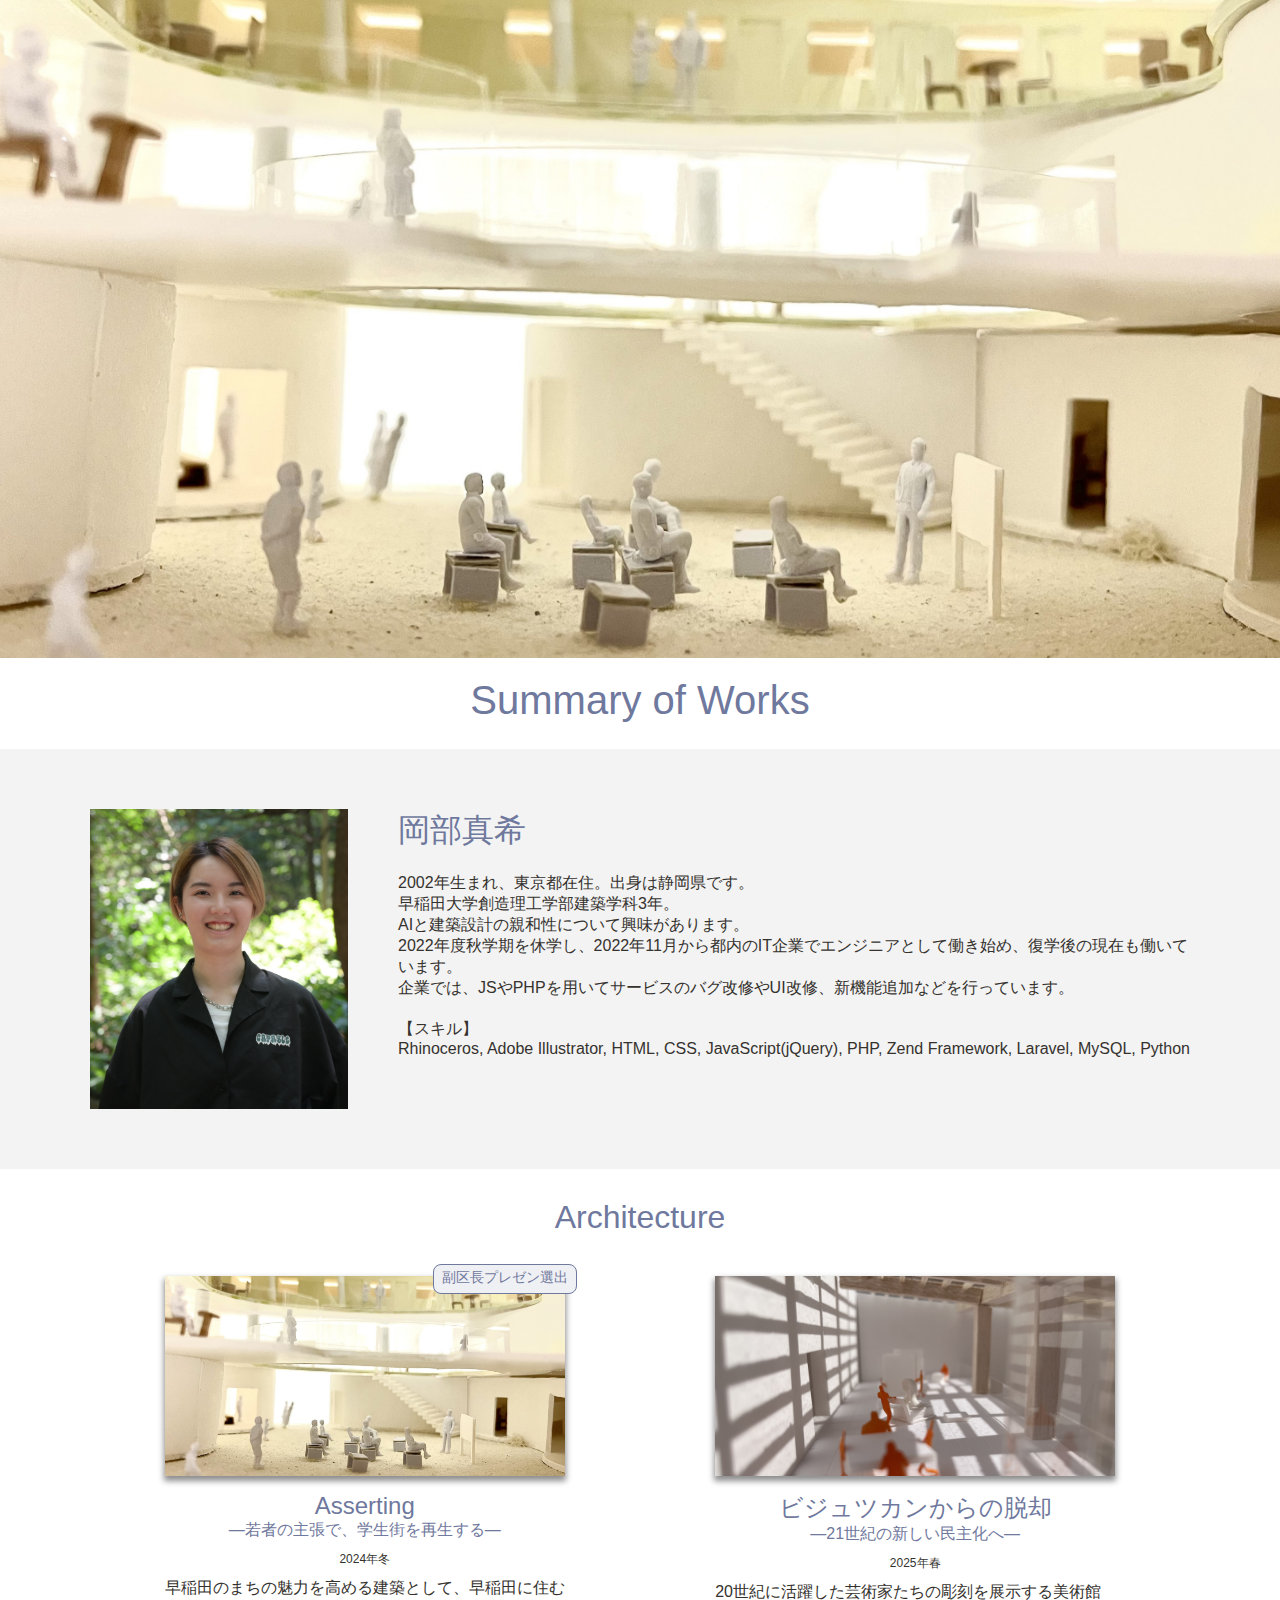
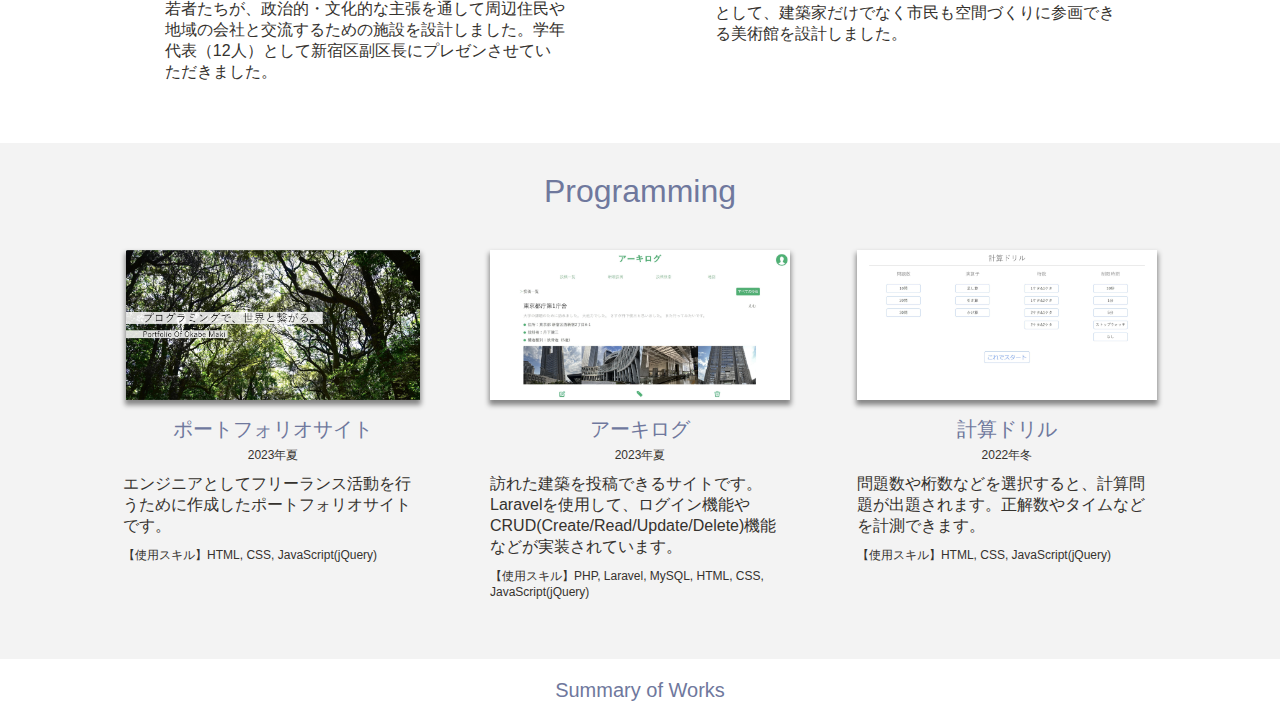
<file: index.html>
<!DOCTYPE html>
<html lang="ja">
<head>
    <meta charset="utf-8">
    <title>ポートフォリオ</title>
    <meta name="viewport" content="width=device-width"/>
    <link rel="stylesheet" href="style.css">
</head>
<body>
<header>
    <div class="slider_parent">
        <div class="slider_item"><img src="hub1.jpg"></div>
        <div class="slider_item"><img src="museum1.jpg"></div>
        <div class="slider_item"><img src="PFsite_img.jpg"></div>
        <div class="slider_item"><img src="archi-log.jpg"></div>
        <div class="slider_item"><img src="calc_img.jpg"></div>
        <div class="slider_item"><img src="hub1.jpg"></div>
    </div>
</header>
<main>
    <div class="page_title">Summary of Works</div>
    <div id="about_area">
        <div class="content_area">
            <div class="about_content">
                <img class="face_img" src="about_face_img.JPG">
                <div id="about_detail_parent">
                    <div id="about_detail">
                        <span class="name">岡部真希</span>
                        <span>2002年生まれ、東京都在住。出身は静岡県です。</span>
                        <span>早稲田大学創造理工学部建築学科3年。</span>
                        <span>AIと建築設計の親和性について興味があります。</span>
                        <span>2022年度秋学期を休学し、2022年11月から都内のIT企業でエンジニアとして働き始め、復学後の現在も働いています。</span>
                        <span>企業では、JSやPHPを用いてサービスのバグ改修やUI改修、新機能追加などを行っています。</span>
                        <span class="skill">【スキル】<br>Rhinoceros, Adobe Illustrator, HTML, CSS, JavaScript(jQuery), PHP, Zend Framework, Laravel, MySQL, Python</span>
                    </div>
                </div>
            </div>
        </div>
    </div>
    <div id="archi_area">
        <div class="content_area">
            <div class="archi_title">Architecture</div>
            <div class="archi_content">
                <div class="archi_wrap archi_hub">
                    <div class="archi_hub_wrap">
                        <a href="hub.html"><img src="hub1.jpg"></a>
                        <div class="archi_work_title">Asserting</div>
                        <div class="archi_work_subtitle">―若者の主張で、学生街を再生する―</div>
                        <div class="archi_work_season">2024年冬</div>
                        <div class="archi_work_explanation">早稲田のまちの魅力を高める建築として、早稲田に住む若者たちが、政治的・文化的な主張を通して周辺住民や地域の会社と交流するための施設を設計しました。学年代表（12人）として新宿区副区長にプレゼンさせていただきました。</div>
                        <div class="hub_achieve">副区長プレゼン選出</div>
                    </div>
                </div>
                <div class="archi_wrap">
                    <a href="museum.html"><img src="museum1.jpg"></a>
                    <div class="archi_work_title">ビジュツカンからの脱却</div>
                    <div class="archi_work_subtitle">―21世紀の新しい民主化へ―</div>
                    <div class="archi_work_season">2025年春</div>
                    <div class="archi_work_explanation">20世紀に活躍した芸術家たちの彫刻を展示する美術館として、建築家だけでなく市民も空間づくりに参画できる美術館を設計しました。</div>
                </div>
            </div>
        </div>
    </div>
    <div id="programming_area">
        <div class="content_area">
            <div class="programming_title">Programming</div>
            <div class="programming_content">
                <div class="programming_wrap">
                    <a href="https://omakki.github.io/portfolio-site/"><img src="PFsite_img.jpg"></a>
                    <div class="programming_work_title">ポートフォリオサイト</div>
                    <div class="programming_work_season">2023年夏</div>
                    <div class="programming_work_explanation">エンジニアとしてフリーランス活動を行うために作成したポートフォリオサイトです。</div>
                    <div class="programming_skill">【使用スキル】HTML, CSS, JavaScript(jQuery)</div>
                </div>
                <div class="programming_wrap">
                    <a href="http://xs268431.xsrv.jp/"><img src="archi-log.jpg"></a>
                    <div class="programming_work_title">アーキログ</div>
                    <div class="programming_work_season">2023年夏</div>
                    <div class="programming_work_explanation">訪れた建築を投稿できるサイトです。Laravelを使用して、ログイン機能やCRUD(Create/Read/Update/Delete)機能などが実装されています。</div>
                    <div class="programming_skill">【使用スキル】PHP, Laravel, MySQL, HTML, CSS, JavaScript(jQuery)</div>
                </div>
                <div class="programming_wrap">
                    <a href="https://omakki.github.io/calc/"><img src="calc_img.jpg"></a>
                    <div class="programming_work_title">計算ドリル</div>
                    <div class="programming_work_season">2022年冬</div>
                    <div class="programming_work_explanation">問題数や桁数などを選択すると、計算問題が出題されます。正解数やタイムなどを計測できます。</div>
                    <div class="programming_skill">【使用スキル】HTML, CSS, JavaScript(jQuery)</div>
                </div>
            </div>
        </div>
    </div>
</main>
<footer>
    <div id="footer_title"><a href="index.html">Summary of Works</a></div>
</footer>
</body>
</html>
<script src="https://ajax.googleapis.com/ajax/libs/jquery/2.2.4/jquery.min.js"></script>
<script src="main.js"></script>
</file>
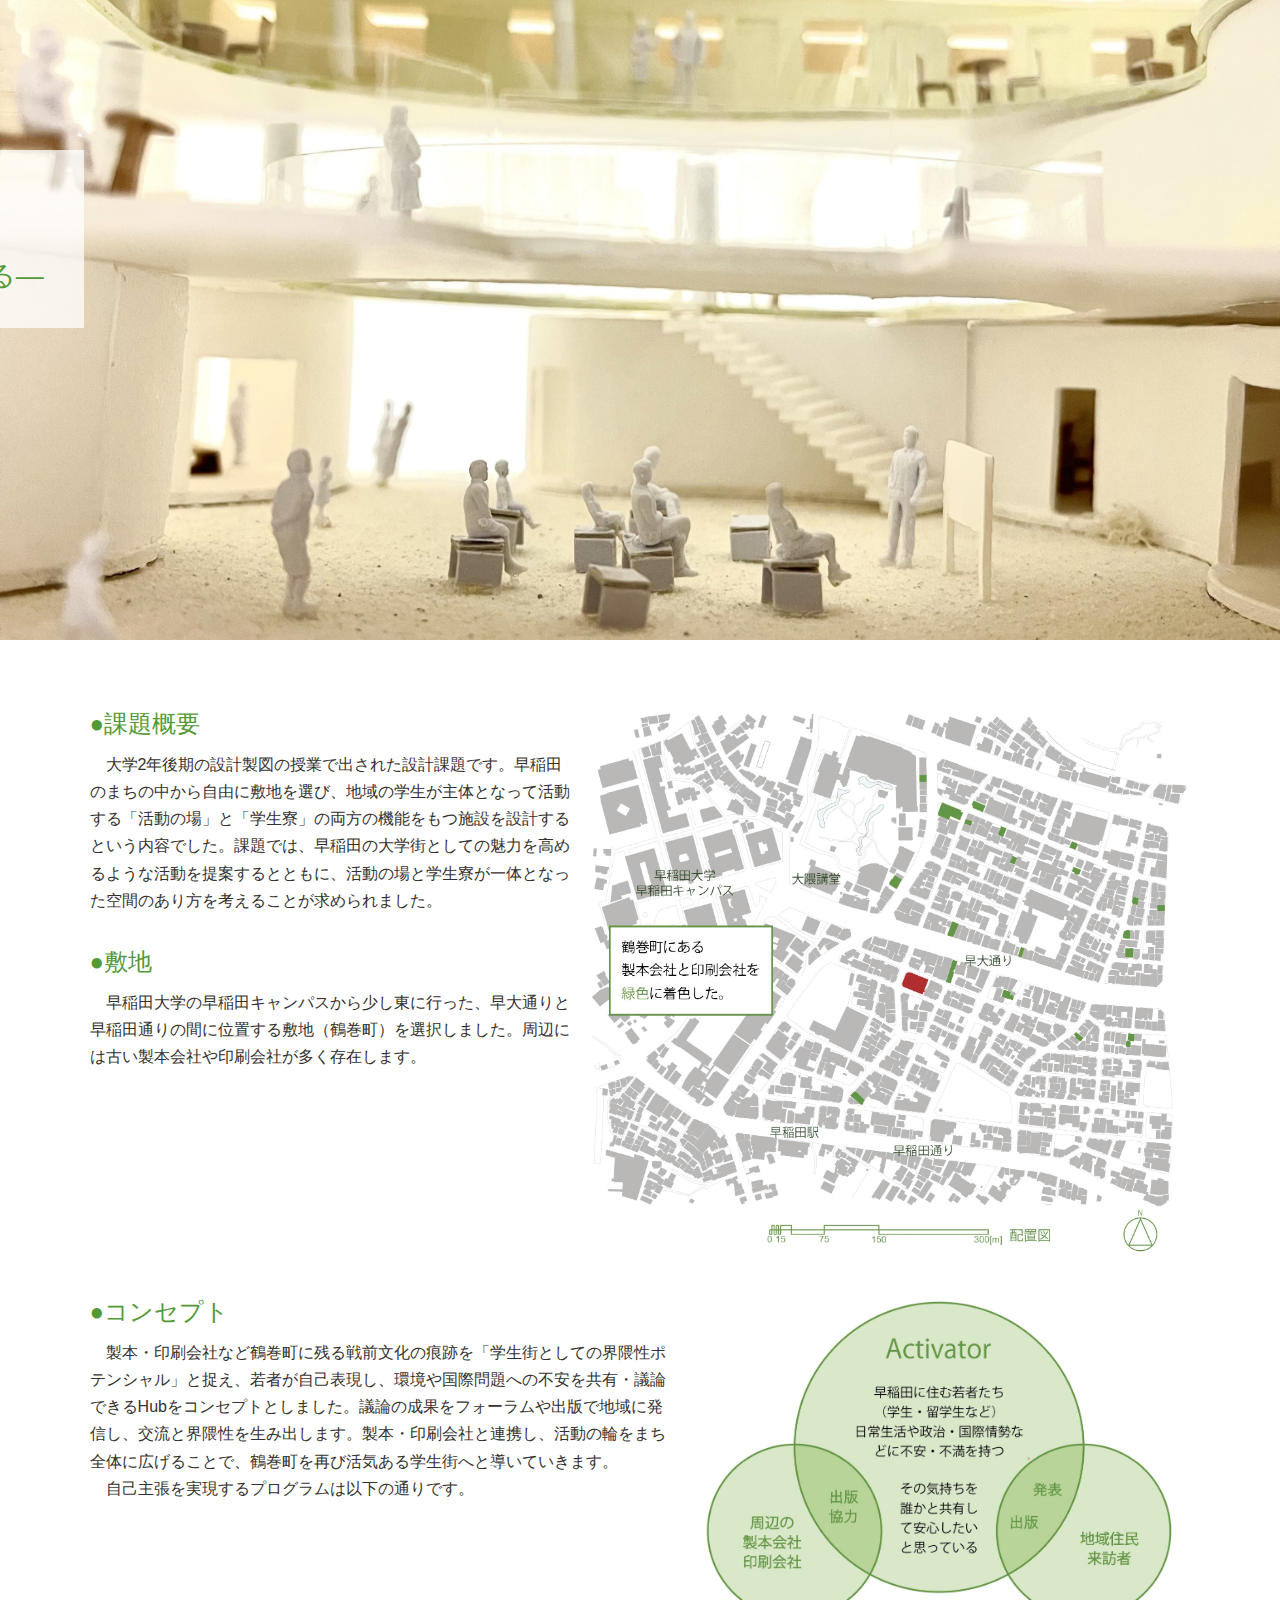
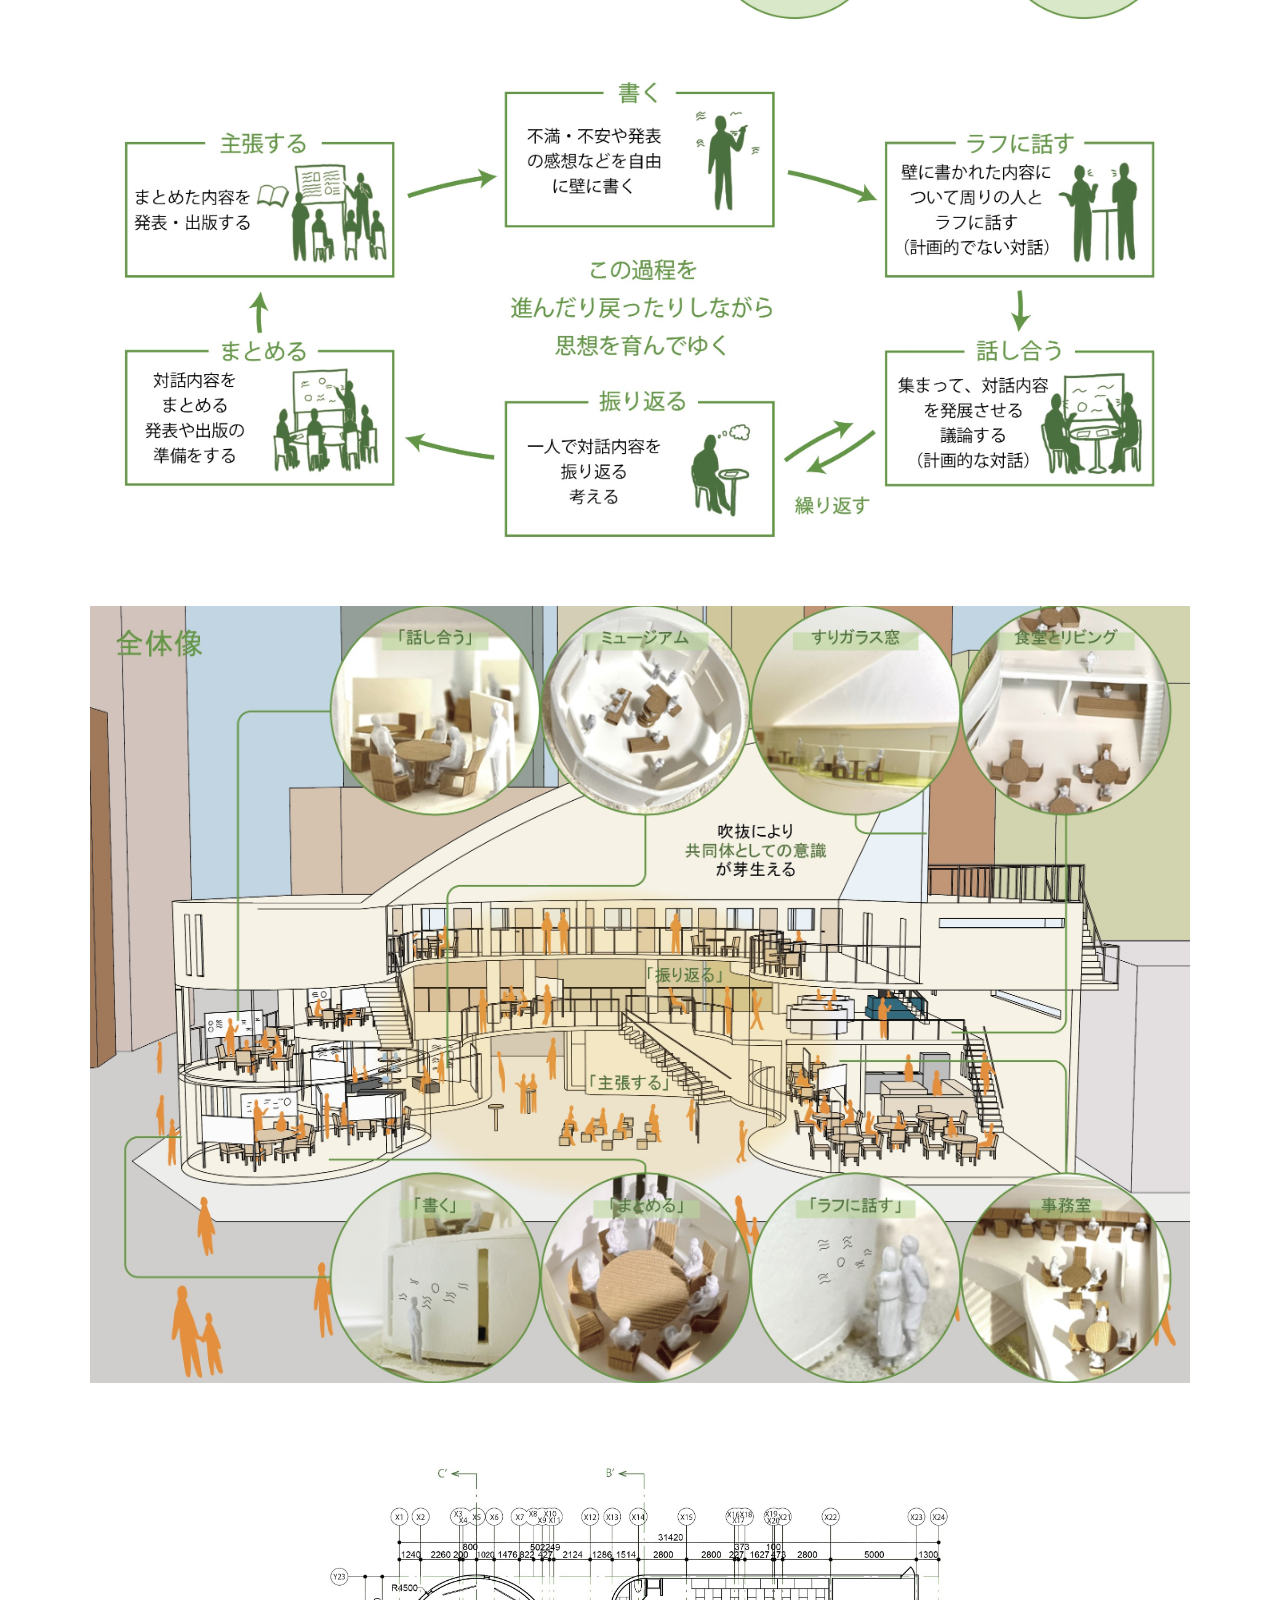
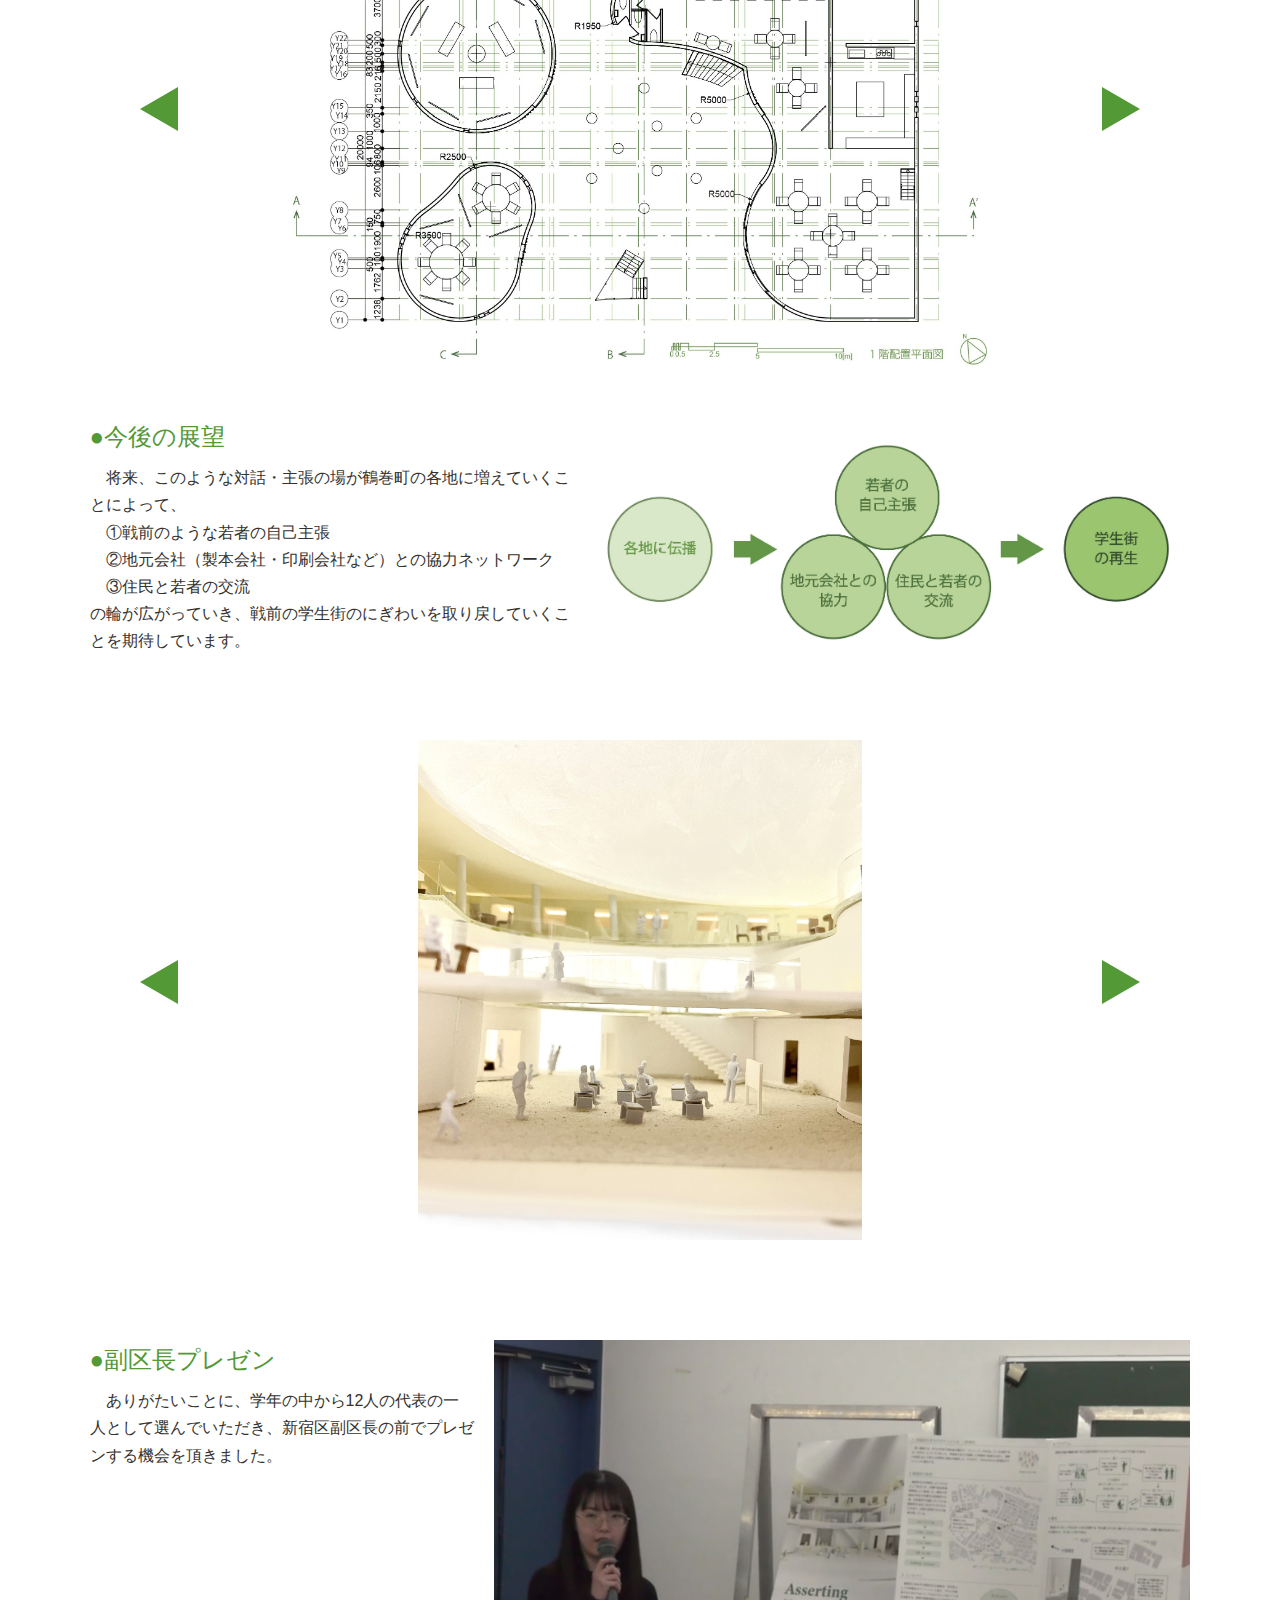
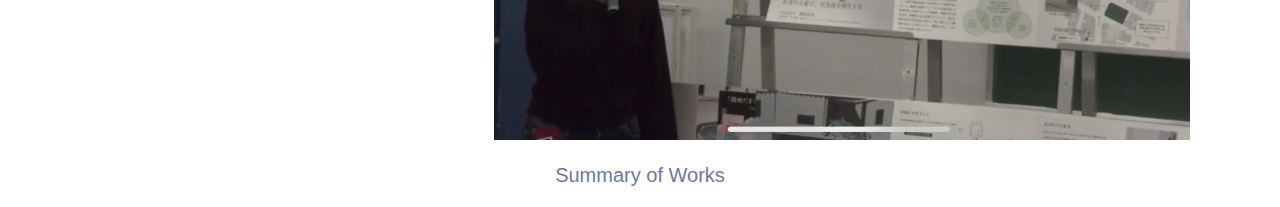
<file: hub.html>
<!DOCTYPE html>
<html lang="ja">
<head>
    <meta charset="utf-8">
    <title>Asserting</title>
    <meta name="viewport" content="width=device-width"/>
    <link rel="stylesheet" href="style.css">
</head>
<body>
<header class="hub_header">
    <div class="header_img_area">
        <img src="hub1.jpg">
        <div id="work_title">
            Asserting<br><span>―若者の主張で、学生街を再生する―</span>
        </div>
    </div>
</header>
<main class="archi_main hub_main">
    <div class="introduction">
        <div class="text_area">
            <div class="question">
                <p class="item_title">●課題概要</p>
                <P class="item_text">
                    　大学2年後期の設計製図の授業で出された設計課題です。早稲田のまちの中から自由に敷地を選び、地域の学生が主体となって活動する「活動の場」と「学生寮」の両方の機能をもつ施設を設計するという内容でした。課題では、早稲田の大学街としての魅力を高めるような活動を提案するとともに、活動の場と学生寮が一体となった空間のあり方を考えることが求められました。
                </P>
            </div>
            <div class="site_analysis">
                <p class="item_title">●敷地</p>
                <P class="item_text">
                    　早稲田大学の早稲田キャンパスから少し東に行った、早大通りと早稲田通りの間に位置する敷地（鶴巻町）を選択しました。周辺には古い製本会社や印刷会社が多く存在します。
                </P>
            </div>
        </div>
        <div class="img_area">
            <img src="hub_site.jpg">
        </div>
    </div>
    <div class="concept">
        <div class="text_area">
            <div class="concept_text">
                <p class="item_title">●コンセプト</p>
                <P class="item_text">
                    　製本・印刷会社など鶴巻町に残る戦前文化の痕跡を「学生街としての界隈性ポテンシャル」と捉え、若者が自己表現し、環境や国際問題への不安を共有・議論できるHubをコンセプトとしました。議論の成果をフォーラムや出版で地域に発信し、交流と界隈性を生み出します。製本・印刷会社と連携し、活動の輪をまち全体に広げることで、鶴巻町を再び活気ある学生街へと導いていきます。<br>　自己主張を実現するプログラムは以下の通りです。
                </P>
            </div>
        </div>
        <div class="img_area">
            <img src="hub_concept.jpg">
        </div>
    </div>
    <div class="program_img">
        <img src="hub_program.jpg">
    </div>
    <div class="whole_img">
        <img src="hub_whole.jpg">
    </div>
    <div class="drawing">
        <div id="drawing_area">
            <div class="drawing_img">
                <img src="hub_drawing1.jpg">
            </div>
            <div class="drawing_img">
                <img src="hub_drawing2.jpg">
            </div>
            <div class="drawing_img">
                <img src="hub_drawing3.jpg">
            </div>
            <div class="drawing_img">
                <img src="hub_drawing4.jpg">
            </div>
            <div class="drawing_img">
                <img src="hub_drawing5.jpg">
            </div>
            <div class="drawing_img">
                <img src="hub_drawing6.jpg">
            </div>
            <div class="drawing_img">
                <img src="hub_drawing7.jpg">
            </div>
            <div class="drawing_img">
                <img src="hub_drawing8.jpg">
            </div>
            <div class="drawing_img">
                <img src="hub_drawing9.jpg">
            </div>
            <div class="drawing_img">
                <img src="hub_drawing10.jpg">
            </div>
        </div>
        <div class="drawing_arrow_area">
            <div class="drawing_arrow">
                <div id="drawing_arrow_left"></div>
                <div id="drawing_arrow_right"></div>
            </div>
        </div>
    </div>
    <div class="prospect">
        <div class="text_area">
            <div class="prospect_text">
                <p class="item_title">●今後の展望</p>
                <P class="item_text">
                    　将来、このような対話・主張の場が鶴巻町の各地に増えていくことによって、<br>
                    　<span class="prospect_num">①戦前のような若者の自己主張</span><br>
                    　<span class="prospect_num">②地元会社（製本会社・印刷会社など）との協力ネットワーク</span><br>
                    　<span class="prospect_num">③住民と若者の交流</span><br>
                    の輪が広がっていき、戦前の学生街のにぎわいを取り戻していくことを期待しています。
                </P>
            </div>
        </div>
        <div class="img_area">
            <img src="hub_prospect.jpg">
        </div>
    </div>
    <div class="photo">
        <div id="photo_area">
            <div class="photo_img">
                <img src="hub_photo1.jpg">
            </div>
            <div class="photo_img">
                <img src="hub_photo2.jpg">
            </div>
            <div class="photo_img">
                <img src="hub_photo3.jpg">
            </div>
            <div class="photo_img">
                <img src="hub_photo4.jpg">
            </div>
            <div class="photo_img">
                <img src="hub_photo5.jpg">
            </div>
        </div>
        <div class="photo_arrow_area">
            <div class="photo_arrow">
                <div id="photo_arrow_left"></div>
                <div id="photo_arrow_right"></div>
            </div>
        </div>
    </div>
    <div class="presentation">
        <div class="text_area">
            <div class="presentation_text">
                <p class="item_title">●副区長プレゼン</p>
                <P class="item_text">
                    　ありがたいことに、学年の中から12人の代表の一人として選んでいただき、新宿区副区長の前でプレゼンする機会を頂きました。
                </P>
            </div>
        </div>
        <div class="img_area">
            <img src="hub_presentation.jpg">
        </div>
    </div>
</main>
<footer>
    <div id="footer_title"><a href="index.html">Summary of Works</a></div>
</footer>
</body>
</html>
<script src="https://ajax.googleapis.com/ajax/libs/jquery/2.2.4/jquery.min.js"></script>
<script src="architecture.js"></script>
</file>
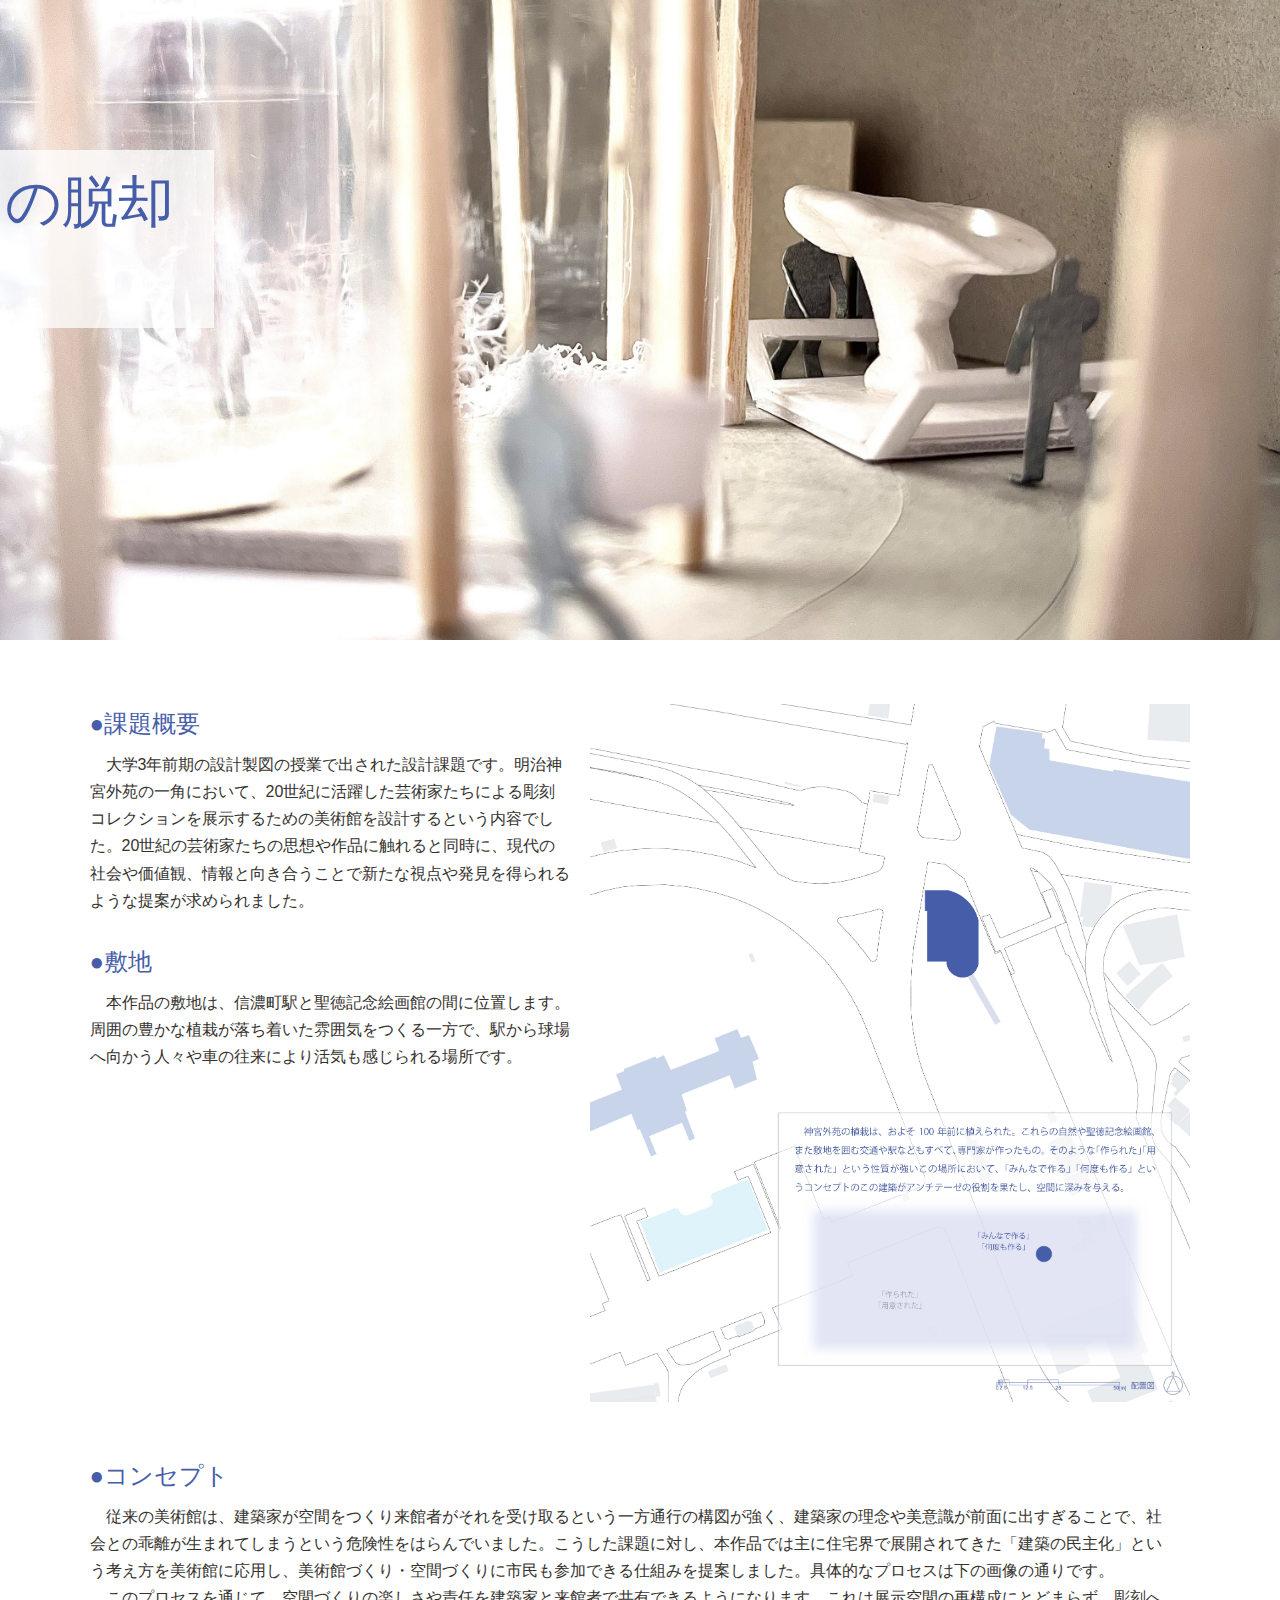
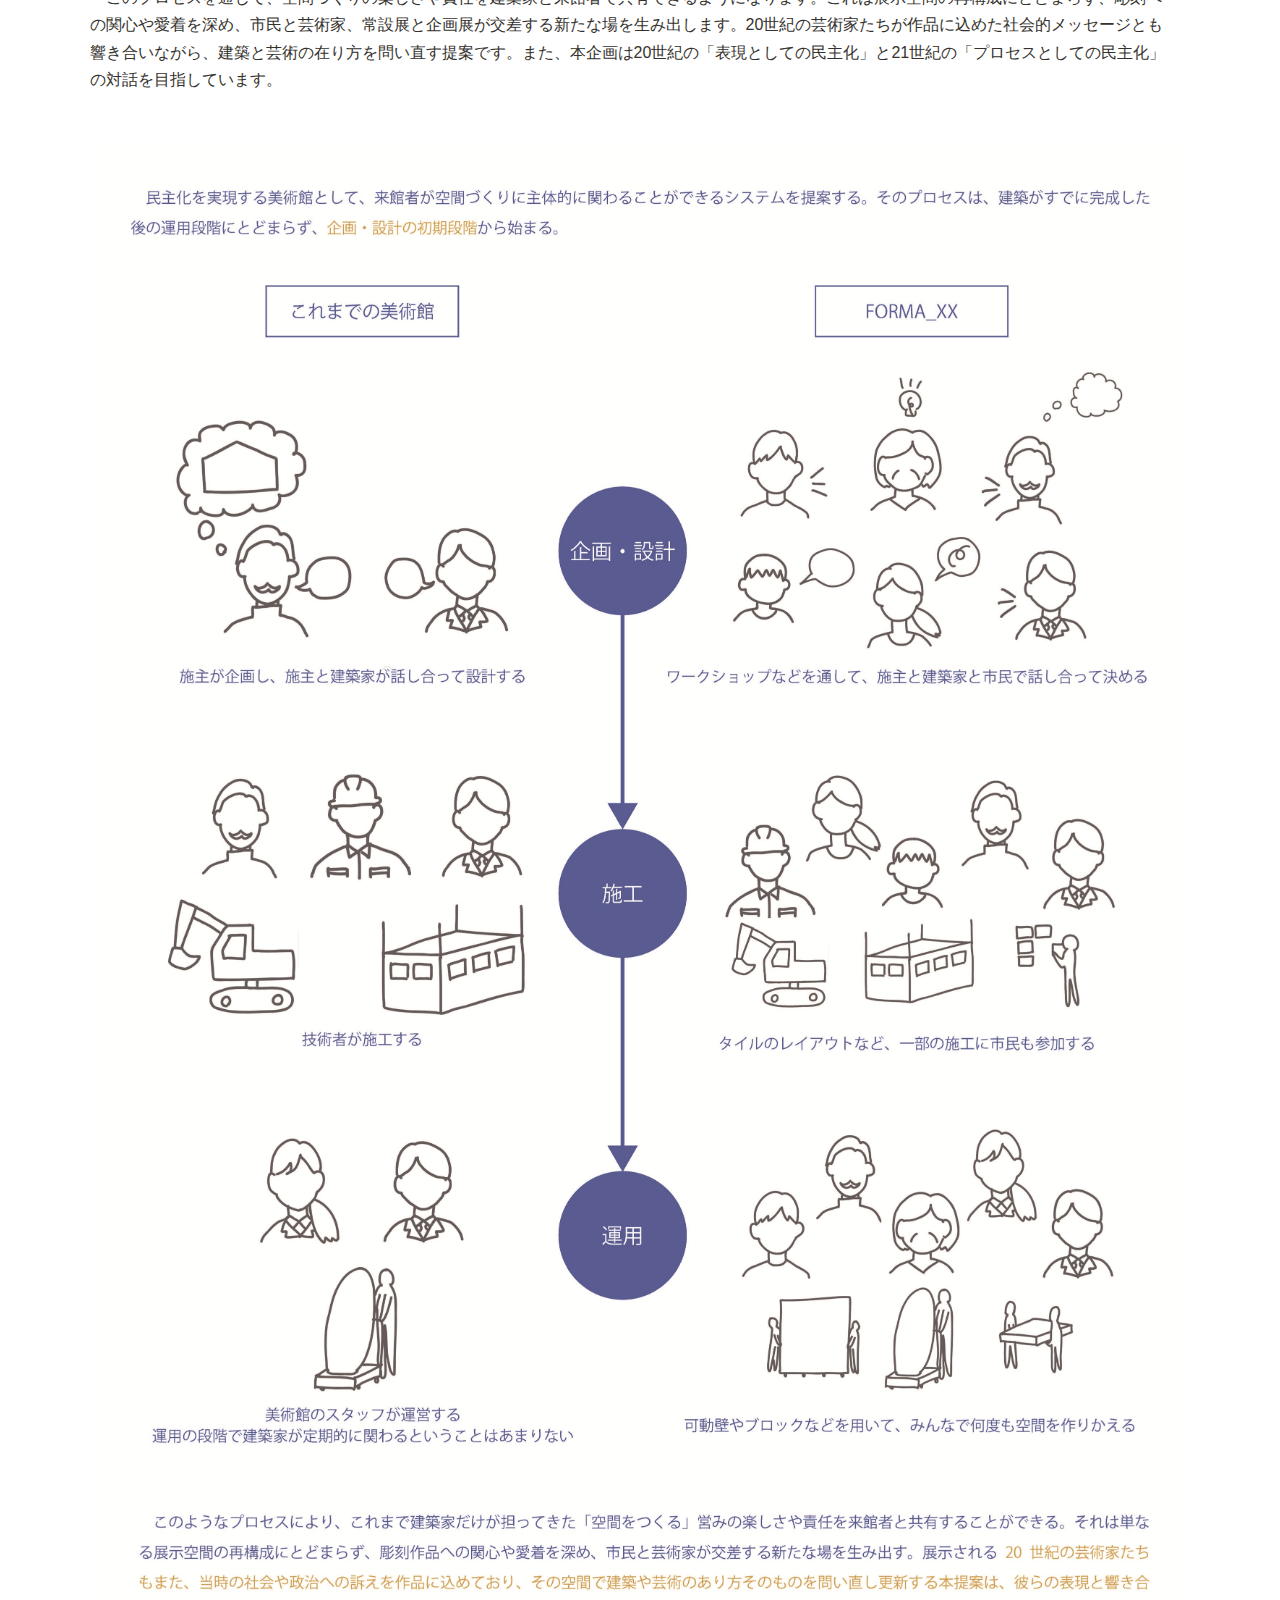
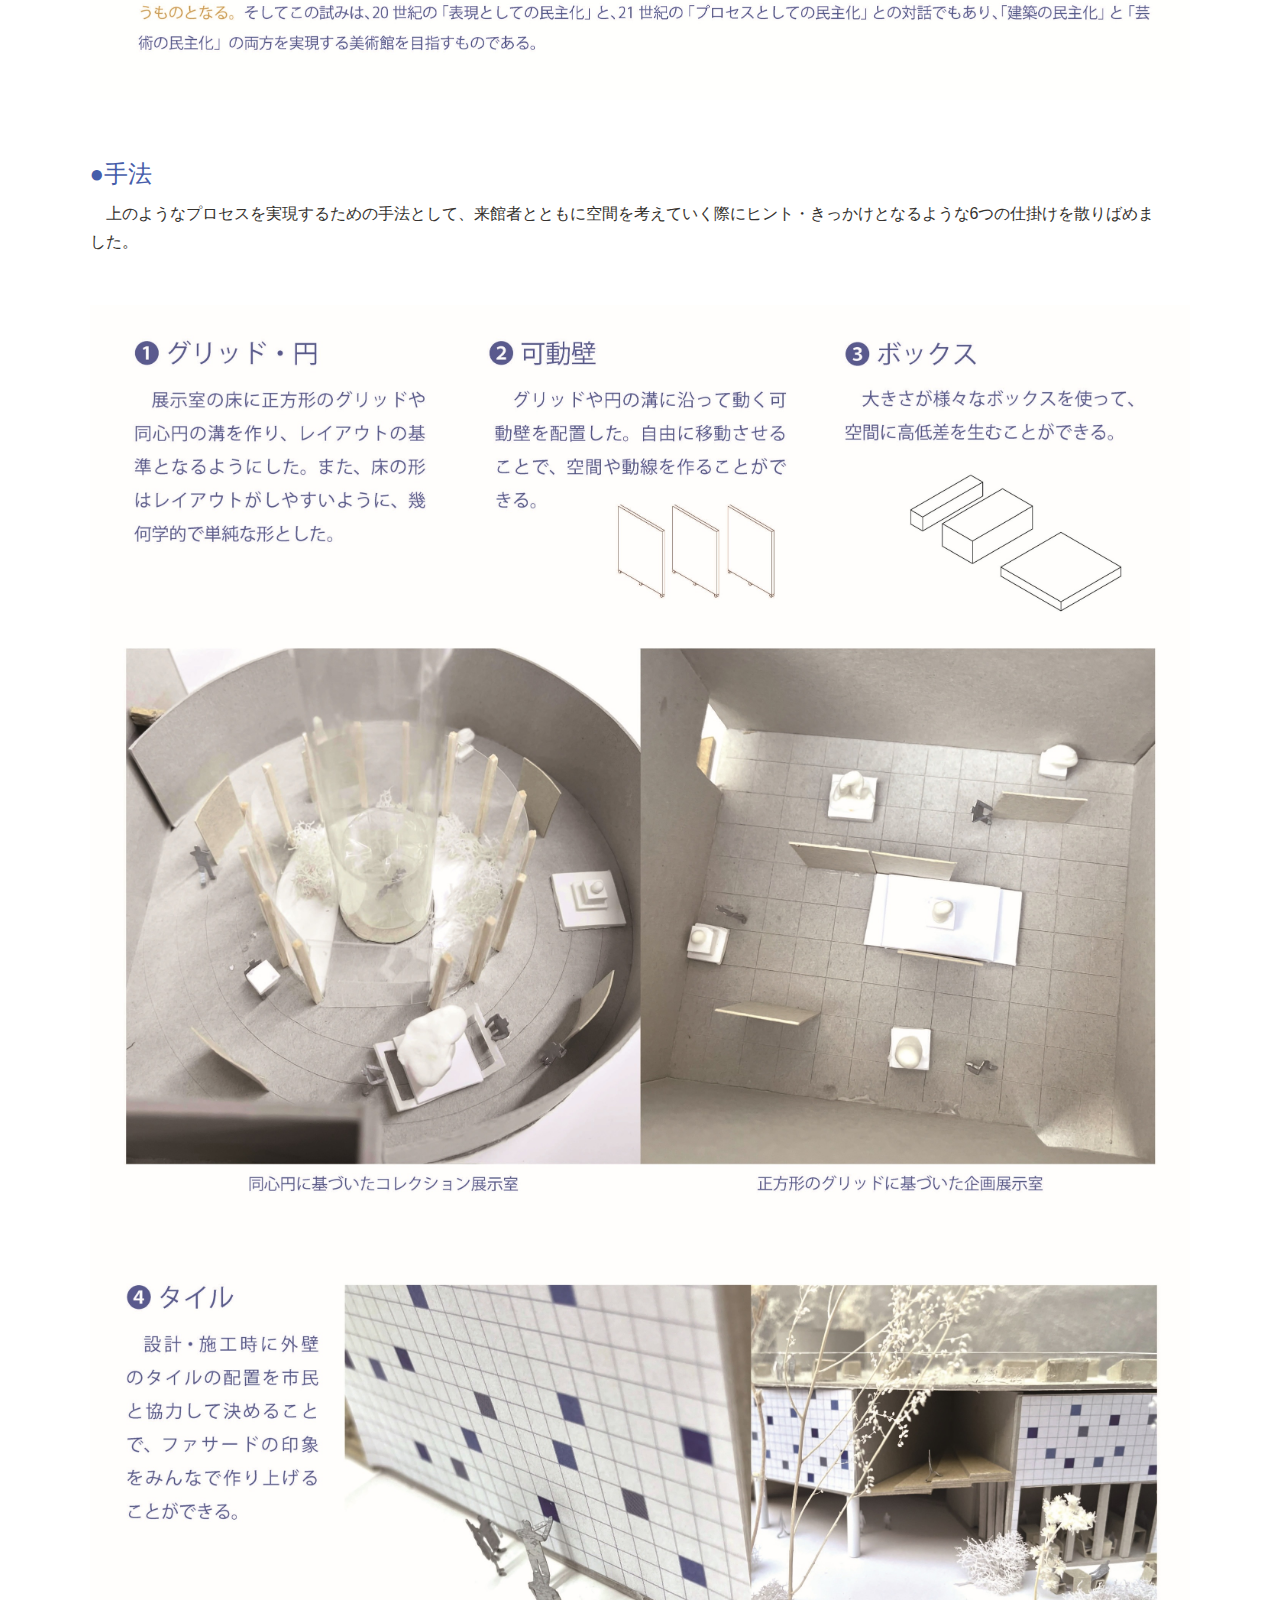
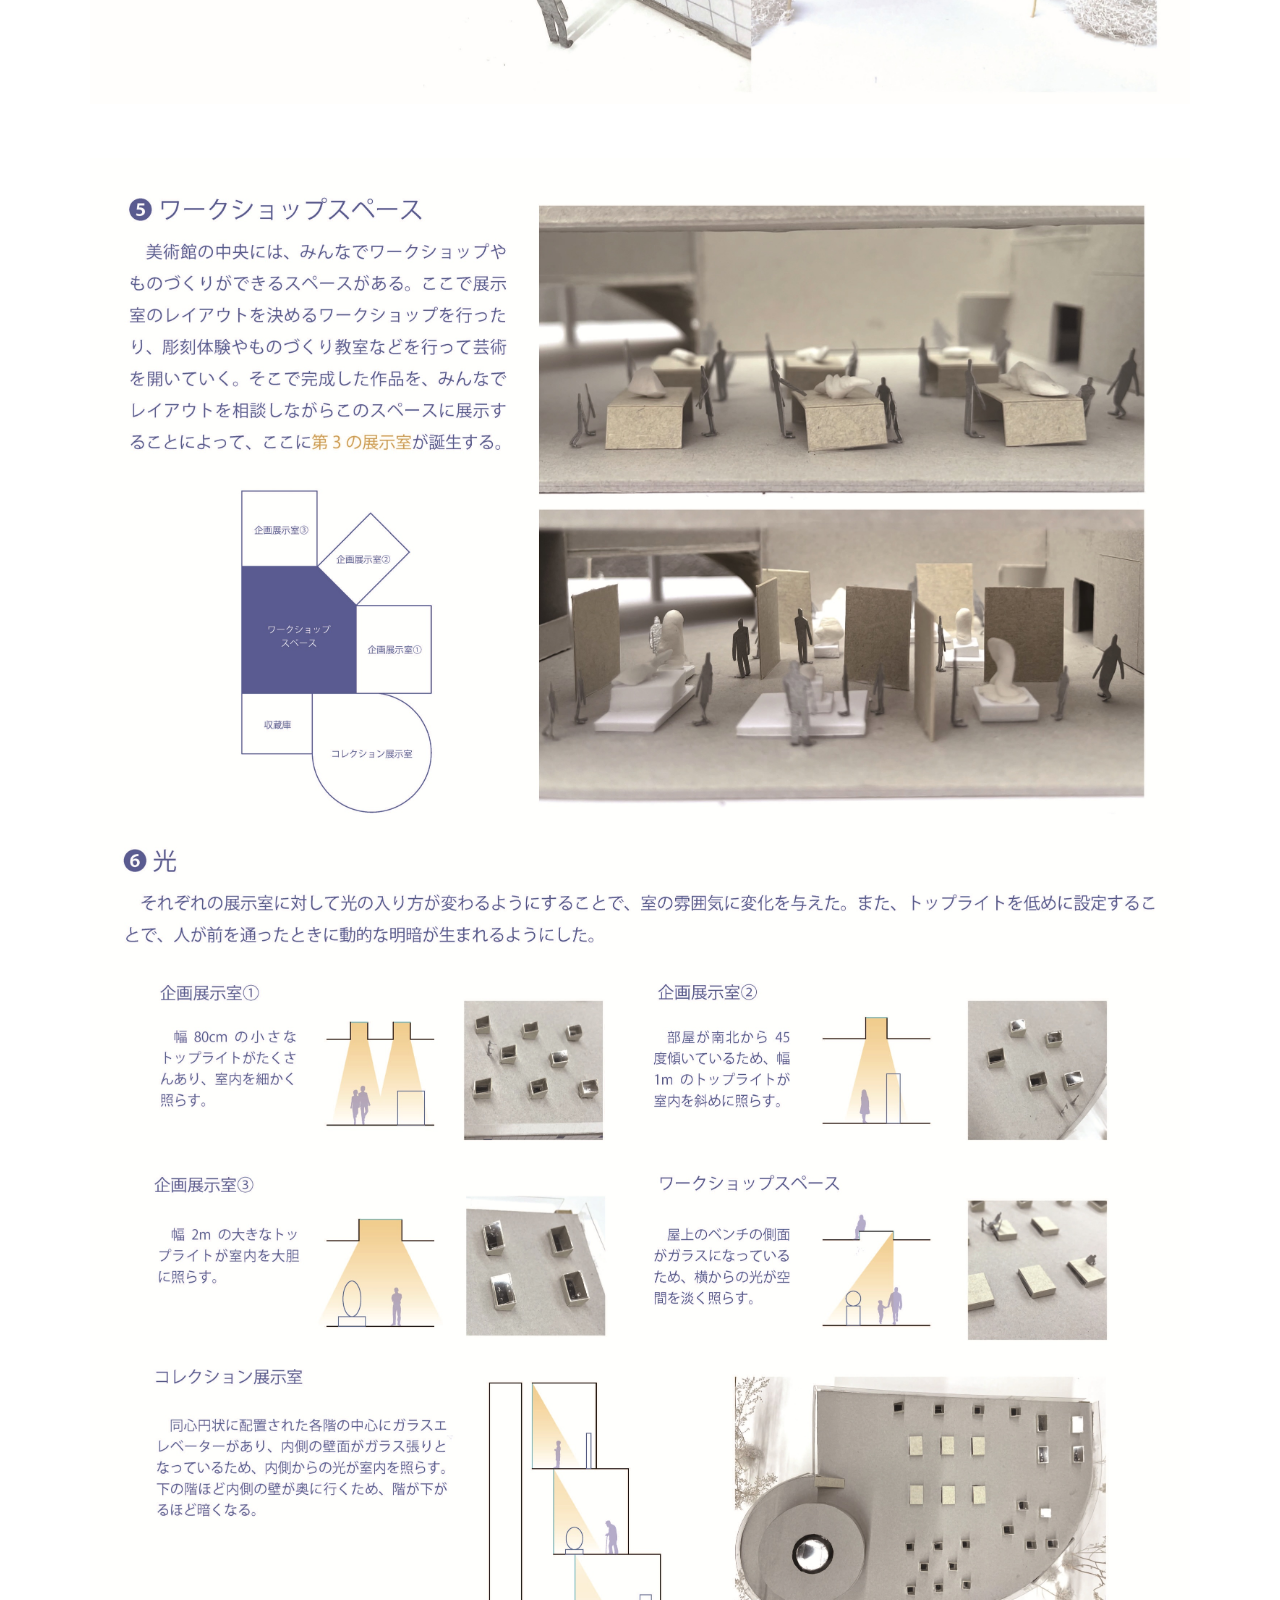
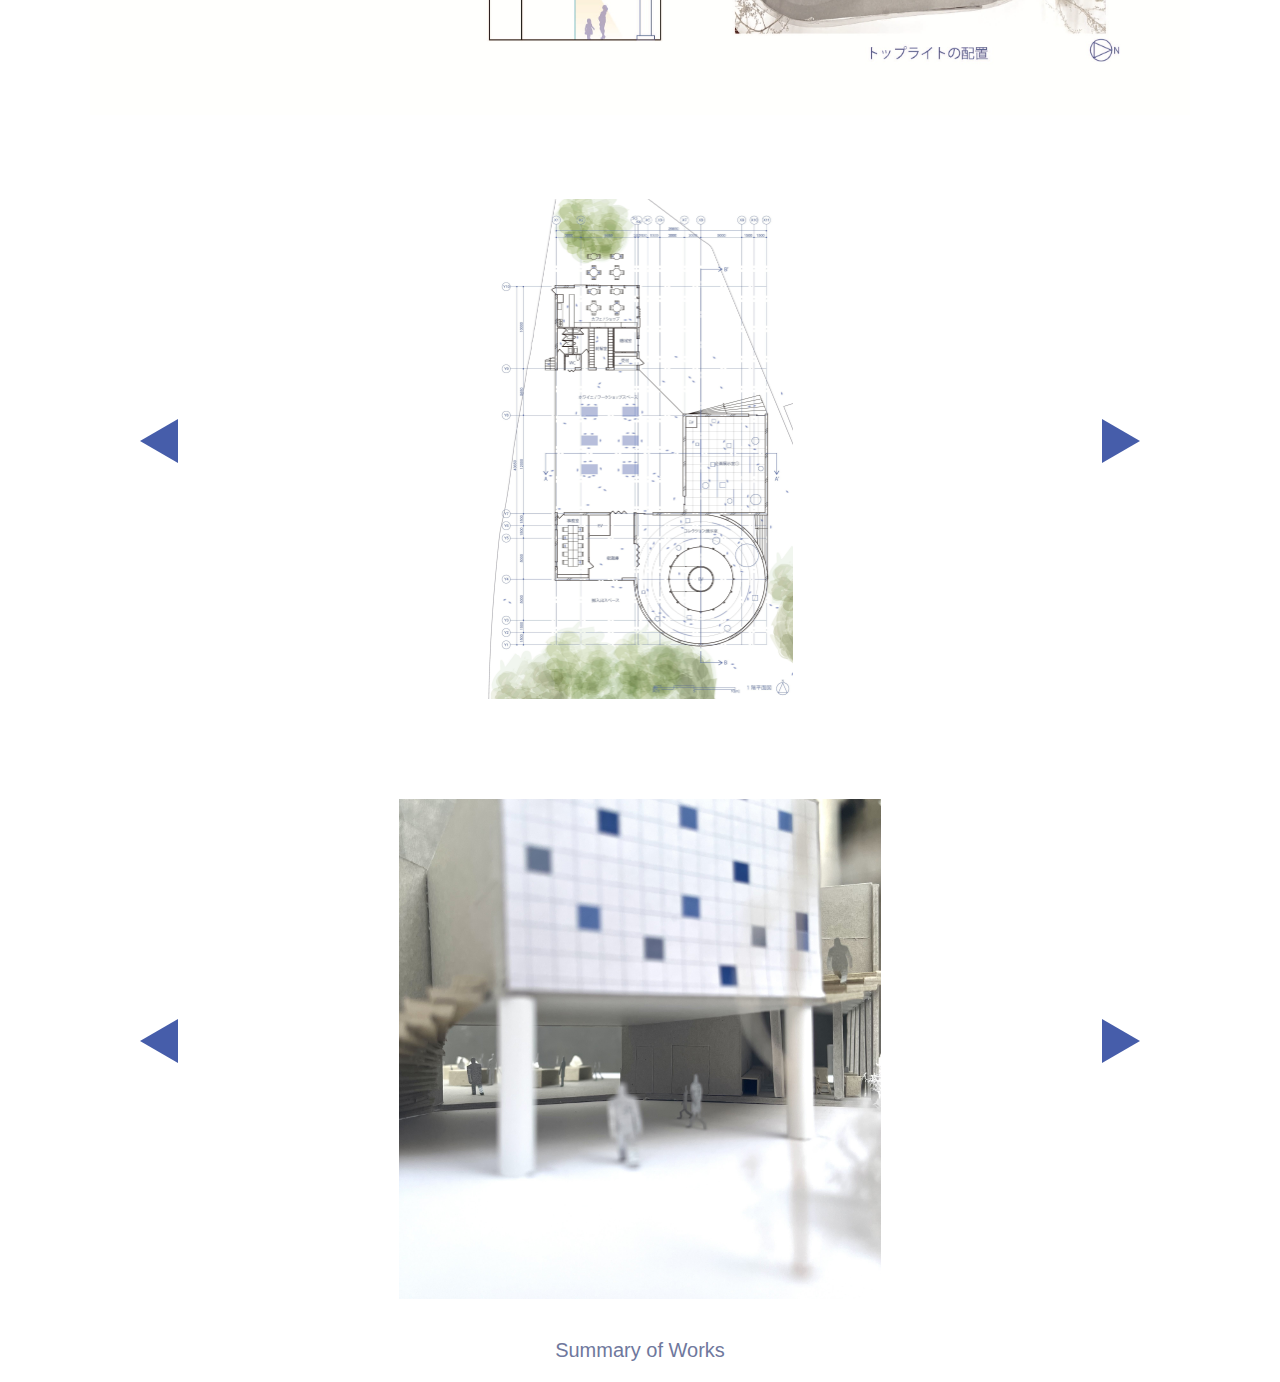
<file: museum.html>
<!DOCTYPE html>
<html lang="ja">
<head>
    <meta charset="utf-8">
    <title>ビジュツカンからの脱却</title>
    <meta name="viewport" content="width=device-width"/>
    <link rel="stylesheet" href="style.css">
</head>
<body>
<header class="museum_header">
    <div class="header_img_area">
        <img src="museum2.jpg">
        <div id="work_title">
            ビジュツカンからの脱却<br><span>―21世紀の新しい民主化へ―</span>
        </div>
    </div>
</header>
<main class="archi_main museum_main">
    <div class="introduction">
        <div class="text_area">
            <div class="question">
                <p class="item_title">●課題概要</p>
                <P class="item_text">
                    　大学3年前期の設計製図の授業で出された設計課題です。明治神宮外苑の一角において、20世紀に活躍した芸術家たちによる彫刻コレクションを展示するための美術館を設計するという内容でした。20世紀の芸術家たちの思想や作品に触れると同時に、現代の社会や価値観、情報と向き合うことで新たな視点や発見を得られるような提案が求められました。
                </P>
            </div>
            <div class="site_analysis">
                <p class="item_title">●敷地</p>
                <P class="item_text">
                    　本作品の敷地は、信濃町駅と聖徳記念絵画館の間に位置します。周囲の豊かな植栽が落ち着いた雰囲気をつくる一方で、駅から球場へ向かう人々や車の往来により活気も感じられる場所です。
                </P>
            </div>
        </div>
        <div class="img_area">
            <img src="museum2_site.jpg">
        </div>
    </div>
    <div class="concept">
        <div class="text_area">
            <div class="concept_text">
                <p class="item_title">●コンセプト</p>
                <P class="item_text">
                    　従来の美術館は、建築家が空間をつくり来館者がそれを受け取るという一方通行の構図が強く、建築家の理念や美意識が前面に出すぎることで、社会との乖離が生まれてしまうという危険性をはらんでいました。こうした課題に対し、本作品では主に住宅界で展開されてきた「建築の民主化」という考え方を美術館に応用し、美術館づくり・空間づくりに市民も参加できる仕組みを提案しました。具体的なプロセスは下の画像の通りです。<br>
                    　このプロセスを通じて、空間づくりの楽しさや責任を建築家と来館者で共有できるようになります。これは展示空間の再構成にとどまらず、彫刻への関心や愛着を深め、市民と芸術家、常設展と企画展が交差する新たな場を生み出します。20世紀の芸術家たちが作品に込めた社会的メッセージとも響き合いながら、建築と芸術の在り方を問い直す提案です。また、本企画は20世紀の「表現としての民主化」と21世紀の「プロセスとしての民主化」の対話を目指しています。
                </P>
            </div>
        </div>
        <div class="img_area">
            <img src="museum2_process.jpg">
        </div>
    </div>
    <div class="method">
        <div class="text_area">
            <div class="method_text">
                <p class="item_title">●手法</p>
                <P class="item_text">
                    　上のようなプロセスを実現するための手法として、来館者とともに空間を考えていく際にヒント・きっかけとなるような6つの仕掛けを散りばめました。
                </P>
            </div>
        </div>
        <div class="img_area">
            <img src="museum2_method1.jpg">
            <img src="museum2_method2.jpg">
        </div>
    </div>
    <div class="drawing">
        <div id="drawing_area">
            <div class="drawing_img">
                <img src="museum2_drawing1.jpg">
            </div>
            <div class="drawing_img">
                <img src="museum2_drawing2.jpg">
            </div>
            <div class="drawing_img">
                <img src="museum2_drawing3.jpg">
            </div>
            <div class="drawing_img oblong_img">
                <img src="museum2_drawing4.jpg">
            </div>
            <div class="drawing_img oblong_img">
                <img src="museum2_drawing5.jpg">
            </div>
            <div class="drawing_img">
                <img src="museum2_drawing6.jpg">
            </div>
            <div class="drawing_img">
                <img src="museum2_drawing7.jpg">
            </div>
            <div class="drawing_img">
                <img src="museum2_drawing8.jpg">
            </div>
            <div class="drawing_img oblong_img">
                <img src="museum2_drawing9.jpg">
            </div>
        </div>
        <div class="drawing_arrow_area">
            <div class="drawing_arrow">
                <div id="drawing_arrow_left"></div>
                <div id="drawing_arrow_right"></div>
            </div>
        </div>
    </div>
    <div class="photo">
        <div id="photo_area">
            <div class="photo_img">
                <img src="museum2_photo1.jpg">
            </div>
            <div class="photo_img">
                <img src="museum2_photo2.jpg">
            </div>
            <div class="photo_img">
                <img src="museum2_photo3.jpg">
            </div>
            <div class="photo_img">
                <img src="museum2_photo4.jpg">
            </div>
            <div class="photo_img">
                <img src="museum2_photo5.jpg">
            </div>
            <div class="photo_img">
                <img src="museum2_photo6.jpg">
            </div>
            <div class="photo_img">
                <img src="museum2_photo7.jpg">
            </div>
            <div class="photo_img">
                <img src="museum2_photo8.jpg">
            </div>
            <div class="photo_img">
                <img src="museum2_photo9.jpg">
            </div>
            <div class="photo_img">
                <img src="museum2_photo10.jpg">
            </div>
            <div class="photo_img">
                <img src="museum2_photo11.jpg">
            </div>
            <div class="photo_img">
                <img src="museum2_photo12.jpg">
            </div>
            <div class="photo_img">
                <img src="museum2_photo13.jpg">
            </div>
            <div class="photo_img">
                <img src="museum2_photo14.jpg">
            </div>
        </div>
        <div class="photo_arrow_area">
            <div class="photo_arrow">
                <div id="photo_arrow_left"></div>
                <div id="photo_arrow_right"></div>
            </div>
        </div>
    </div>
</main>
<footer>
    <div id="footer_title"><a href="index.html">Summary of Works</a></div>
</footer>
</body>
</html>
<script src="https://ajax.googleapis.com/ajax/libs/jquery/2.2.4/jquery.min.js"></script>
<script src="architecture.js"></script>
</file>
<file: style.css>
body {
    margin: 0;
    color: #35322E;
    font-family: 'MS Pゴシック', sans-serif;
    font-weight: 350;
}
header {
    overflow: hidden;
}
main {
    margin: 0;
}
a {
    text-decoration: none;
    color: #6F789D;
}
.page_title,
.archi_title,
.programming_title,
#footer_title {
    font-weight: 300;
}
.slider_parent {
    display: flex;
    width: 100vw;
    position: relative;
    transition: transform 2s ease-in-out;
}
.slider_item {
    width: 100%;
    flex-shrink: 0;
}
.slider_item > img {
    width: 100%;
    height: 100%;
    object-fit: cover;
}
.page_title {
    width: fit-content;
    margin: 20px auto 26px;
    font-size: 40px;
    color: #6F789D;
}
.content_area {
    padding: 30px 7%;
}
#about_area,
#programming_area{
    background-color: #F3F3F3;
}
.about_content {
    margin: 30px auto;
    display: flex;
    width: fit-content;
}
.face_img {
    height: 300px;
}
#about_detail_parent {
    margin-left: 50px;
}
#about_detail span {
    display: block;
}
#about_detail .name {
    font-size: 32px;
    margin-bottom: 20px;
    color: #6F789D;
}
#about_detail .skill {
    margin-top: 20px;
}
.archi_title,
.programming_title {
    color: #6F789D;
    font-size: 32px;
    width: fit-content;
    margin: 0 auto 40px;
}
.archi_content,
.programming_content {
    display: flex;
    margin-bottom: 30px;
}
.archi_wrap {
    width: calc(50% - 30px);
    padding: 0 20px;
}
.archi_hub {
    position: relative;
}
.archi_hub_wrap {
    width: fit-content;
    position: relative;
    margin: 0 auto;
}
.archi_wrap a {
    display: block;
    width: fit-content;
}
.archi_wrap a:hover,
.programming_wrap a:hover{
    cursor: pointer;
    opacity: .8;
}
.archi_work_title {
    width: fit-content;
    font-size: 24px;
    color: #6F789D;
    padding-top: 4px;
}
.archi_work_subtitle {
    width: fit-content;
    font-size: 16px;
    color: #6F789D;
    padding-bottom: 10px;
}
.archi_work_season,
.programming_work_season {
    font-size: 12px;
    width: fit-content;
}
.archi_work_explanation {
    width: 400px;
    padding-top: 10px;
}
.archi_wrap img {
    height: 200px;
    margin-bottom: 8px;
    box-shadow: 0 4px 6px 1px rgba(0, 0, 0, 0.45);
}
.hub_achieve {
    position: absolute;
    top: -12px;
    right: -12px;
    padding: 4px 8px 6px;
    font-size: 14px;
    font-weight: 500;
    border: 1.6px solid #6F789D;
    border-radius: 8px;
    color: #6F789D;
    background-color: #eff0f4;
}
.programming_wrap {
    width: calc((100% / 3) - 30px);
    padding: 0 20px;
}
.programming_wrap a {
    display: block;
    width: fit-content;
}
.programming_work_title {
    width: fit-content;
    font-size: 20px;
    color: #6F789D;
    padding: 4px 0;
}
.programming_work_explanation {
    width: 300px;
    padding-top: 10px;
}
.programming_skill {
    font-size: 12px;
    width: 300px;
    margin: 10px auto 0;
}
.programming_wrap img {
    height: 150px;
    margin-bottom: 8px;
    box-shadow: 0 4px 5px 1px rgba(0, 0, 0, 0.45);
}
.archi_wrap a,
.archi_work_title,
.archi_work_subtitle,
.archi_work_season,
.archi_work_explanation,
.programming_wrap a,
.programming_work_title,
.programming_work_subtitle,
.programming_work_season,
.programming_work_explanation{
    margin: 0 auto;
}
footer {
    margin: 20px 0;
}
#footer_title {
    color: #6F789D;
    font-size: 20px;
    width: fit-content;
    margin: 0 auto;
}

.header_img_area {
    position: relative;
}
.header_img_area img {
    width: 100vw;
}
.archi_main {
    margin: 60px 7% 0;
}
.archi_main p {
    line-height: 1.7em;
}
#work_title {
    position: absolute;
    width: fit-content;
    background-color: rgba(256, 256, 256, .75);
    top: 150px;
    font-size: 56px;
    line-height: 64px;
    font-weight: 300;
    padding: 20px 40px 30px;
}
.hub_header #work_title {
    left: -555px;
    color: #539935;
}
.museum_header #work_title {
    left: -695px;
    color: #465daa;
}
#work_title span {
    font-size: 28px;
    line-height: 28px;
}
.introduction {
    display: flex;
}
.text_area {
    margin-right: 20px;
}
.site_analysis {
    margin-top: 28px;
}
.item_title {
    font-size: 24px;
    margin: 0 0 6px;
    line-height: 1.5em;
}
.hub_main .item_title {
    color: #539935;
}
.museum_main .item_title {
    color: #465daa;
}
.item_text {
    margin: 0;
}
.introduction img {
    width: 600px;
}
.hub_main .concept {
    display: flex;
    margin-top: 30px;
}
.hub_main .concept img {
    width: 500px;
}
.museum_main .concept,
.museum_main .method {
    margin-top: 50px;
}
.museum_main .concept img,
.museum_main .method img {
    width: 100%;
    margin-top: 50px;
}
.program_img{
    margin-top: 30px;
}
.whole_img {
    margin-top: 50px;
}
.program_img img,
.whole_img img {
    width: 100%;
}
.drawing,
.photo {
    position: relative;
    height: 700px;
    overflow: hidden;
}
#drawing_area,
#photo_area {
    position: absolute;
    top: 0;
    left: 0;
    display: flex;
    width: 100%;
    margin-top: 80px;
}
.drawing_img,
.photo_img {
    width: 100%;
    flex-shrink: 0;
    height: 600px;
}
.drawing_img img,
.photo_img img{
    display: block;
    height: 100%;
    margin: 0 auto;
}
.drawing_img.oblong_img img{
    width: 100%;
    object-fit: contain;
}
.drawing_arrow_area,
.photo_arrow_area {
    position: absolute;
    top: 350px;
    width: 100%;
}
.drawing_arrow,
.photo_arrow {
    width: 100%;
    max-width: 1000px;
    margin: 0 auto;
}
#drawing_arrow_left,
#drawing_arrow_right,
#photo_arrow_left,
#photo_arrow_right{
    display: inline-block;
    vertical-align: middle;
    font-size: 60px;
    line-height: 2;
    width: 0;
    height: 0;
    border-style: solid;
    border-color: transparent;
    border-width: 0.375em 0.64952em;
}
.hub_main #drawing_arrow_left,
.hub_main #drawing_arrow_right,
.hub_main #photo_arrow_left,
.hub_main #photo_arrow_right{
    color: #539935;
}
.museum_main #drawing_arrow_left,
.museum_main #drawing_arrow_right,
.museum_main #photo_arrow_left,
.museum_main #photo_arrow_right{
    color: #465daa;
}
#drawing_arrow_left,
#photo_arrow_left{
    float: left;
    border-right-color: currentColor;
    border-left: 0;
}
#drawing_arrow_right,
#photo_arrow_right{
    float: right;
    border-left-color: currentColor;
    border-right: 0;
}
#drawing_arrow_left:hover,
#drawing_arrow_right:hover,
#photo_arrow_left:hover,
#photo_arrow_right:hover {
    cursor: pointer;
    opacity: .7;
}
.prospect {
    display: flex;
    justify-content: space-around;
    margin-top: 30px;
}
.prospect img {
    width: 600px;
}
.presentation {
    display: flex;
    justify-content: space-around;
    margin-top: 80px;
}
.presentation img {
    height: 400px;
}

@media screen and (max-width: 1400px) {
    .drawing,
    .photo {
        height: 600px;
    }
    .drawing_img, .photo_img {
        width: 100%;
        flex-shrink: 0;
        height: 500px;
    }
    .drawing_arrow_area,
    .photo_arrow_area {
        top: 300px;
    }
}
@media screen and (max-width: 1200px) {
    .content_area:not(:first-child) {
        padding: 30px 2%;
    }
    .programming_wrap img {
        height: 130px;
    }
    .drawing,
    .photo {
        height: 500px;
    }
    .drawing_img, .photo_img {
        width: 100%;
        flex-shrink: 0;
        height: 400px;
    }
    .drawing_arrow_area,
    .photo_arrow_area {
        top: 250px;
    }
}
@media screen and (max-width: 1050px) {
    .programming_content {
        flex-wrap: wrap;
    }
    .programming_wrap {
        width: 50%;
        padding: 0;
    }
    .programming_wrap:last-child {
        margin-top: 30px;
    }
    .archi_wrap img,
    .programming_wrap img {
        height: 180px;
    }
    .programming_work_explanation,
    .programming_skill {
        width: 360px;
    }
    .archi_main .introduction,
    .archi_main .concept,
    .archi_main .prospect,
    .archi_main .presentation {
        display: block;
    }
    .archi_main .introduction .text_area {
        display: flex;
        justify-content: space-between;
    }
    .archi_main .introduction .text_area > div {
        width: calc(50% - 10px);
    }
    .archi_main .introduction .site_analysis {
        margin: 0;
    }
    .introduction .img_area img,
    .concept .img_area img,
    .prospect .img_area img,
    .presentation .img_area img {
        display: block;
        width: 100%;
        height: auto;
        margin-top: 30px;
    }
}
@media screen and (max-width: 900px) {
    .archi_wrap img,
    .programming_wrap img {
        height: 150px;
    }
    .archi_work_explanation,
    .programming_work_explanation,
    .programming_skill {
        width: 320px;
    }
    .drawing,
    .photo {
        height: 400px;
    }
    .drawing_img, .photo_img {
        width: 100%;
        flex-shrink: 0;
        height: 300px;
    }
    .drawing_arrow_area,
    .photo_arrow_area {
        top: 200px;
    }
}
@media screen and (max-width: 750px) {
    .archi_content,
    .programming_content {
        display: block;
    }
    .archi_wrap,
    .programming_wrap,
    .programming_wrap:last-child {
        width: 100%;
        margin-top: 50px;
    }
    .archi_wrap a,
    .programming_wrap a,
    .archi_work_explanation,
    .programming_work_explanation,
    .programming_skill {
        width: 70%;
    }
    .archi_wrap img,
    .programming_wrap img {
        width: 100%;
        height: auto;
    }
    .hub_achieve {
        right: 50px;
    }
    #work_title {
        top: 100px;
        font-size: 42px;
        line-height: 50px;
    }
    #work_title span {
        font-size: 24px;
        line-height: 24px;
    }
    .drawing,
    .photo {
        height: 350px;
    }
    .drawing_img, .photo_img {
        width: 100%;
        flex-shrink: 0;
        height: 250px;
    }
    .drawing_arrow_area,
    .photo_arrow_area {
        top: 175px;
    }
}
@media screen and (max-width: 650px) {
    .about_content {
        display: block
    }
    .face_img {
        display: block;
        width: 70%;
        height: auto;
        margin: 0 auto;
    }
    #about_detail_parent {
        margin: 20px 5% 0;
    }
    span.name {
        display: block;
        width: fit-content;
        margin: 0 auto;
    }
    .archi_wrap {
        padding: 0;
    }
    .archi_main .introduction .text_area {
        display: block;
    }
    .archi_main .introduction .text_area > div {
        width: 100%;
    }
    .archi_main .introduction .site_analysis {
        margin-top: 30px;
    }
}
@media screen and (max-width: 550px) {
    #work_title {
        top: 70px;
        font-size: 40px;
        line-height: 48px;
        padding: 10px 20px 20px;
    }
    #work_title span {
        font-size: 20px;
        line-height: 20px;
    }
    .museum_header #work_title {
        font-size: 36px;
        line-height: 44px;
    }
    .drawing,
    .photo {
        height: 300px;
    }
    .drawing_img, .photo_img {
        width: 100%;
        flex-shrink: 0;
        height: 200px;
    }
    .drawing_arrow_area,
    .photo_arrow_area {
        top: 150px;
    }
}
@media screen and (max-width: 450px) {
    .page_title {
        font-size: 32px;
    }
    #about_detail .name {
        font-size: 28px;
    }
    .archi_work_title {
        font-size: 22px;
    }
    .hub_achieve {
        right: 30px;
        font-size: 12px;
    }
    .archi_wrap a,
    .programming_wrap a,
    .archi_work_explanation,
    .programming_work_explanation,
    .programming_skill {
        width: 80%;
    }
    #work_title,
    .museum_header #work_title {
        top: 40px;
        font-size: 30px;
        line-height: 40px;
    }
    #work_title span {
        font-size: 16px;
        line-height: 16px;
    }
    .drawing,
    .photo {
        height: 250px;
    }
    .drawing_img, .photo_img {
        width: 100%;
        flex-shrink: 0;
        height: 150px;
    }
    .drawing_arrow_area,
    .photo_arrow_area {
        top: 125px;
    }
}
</file>
